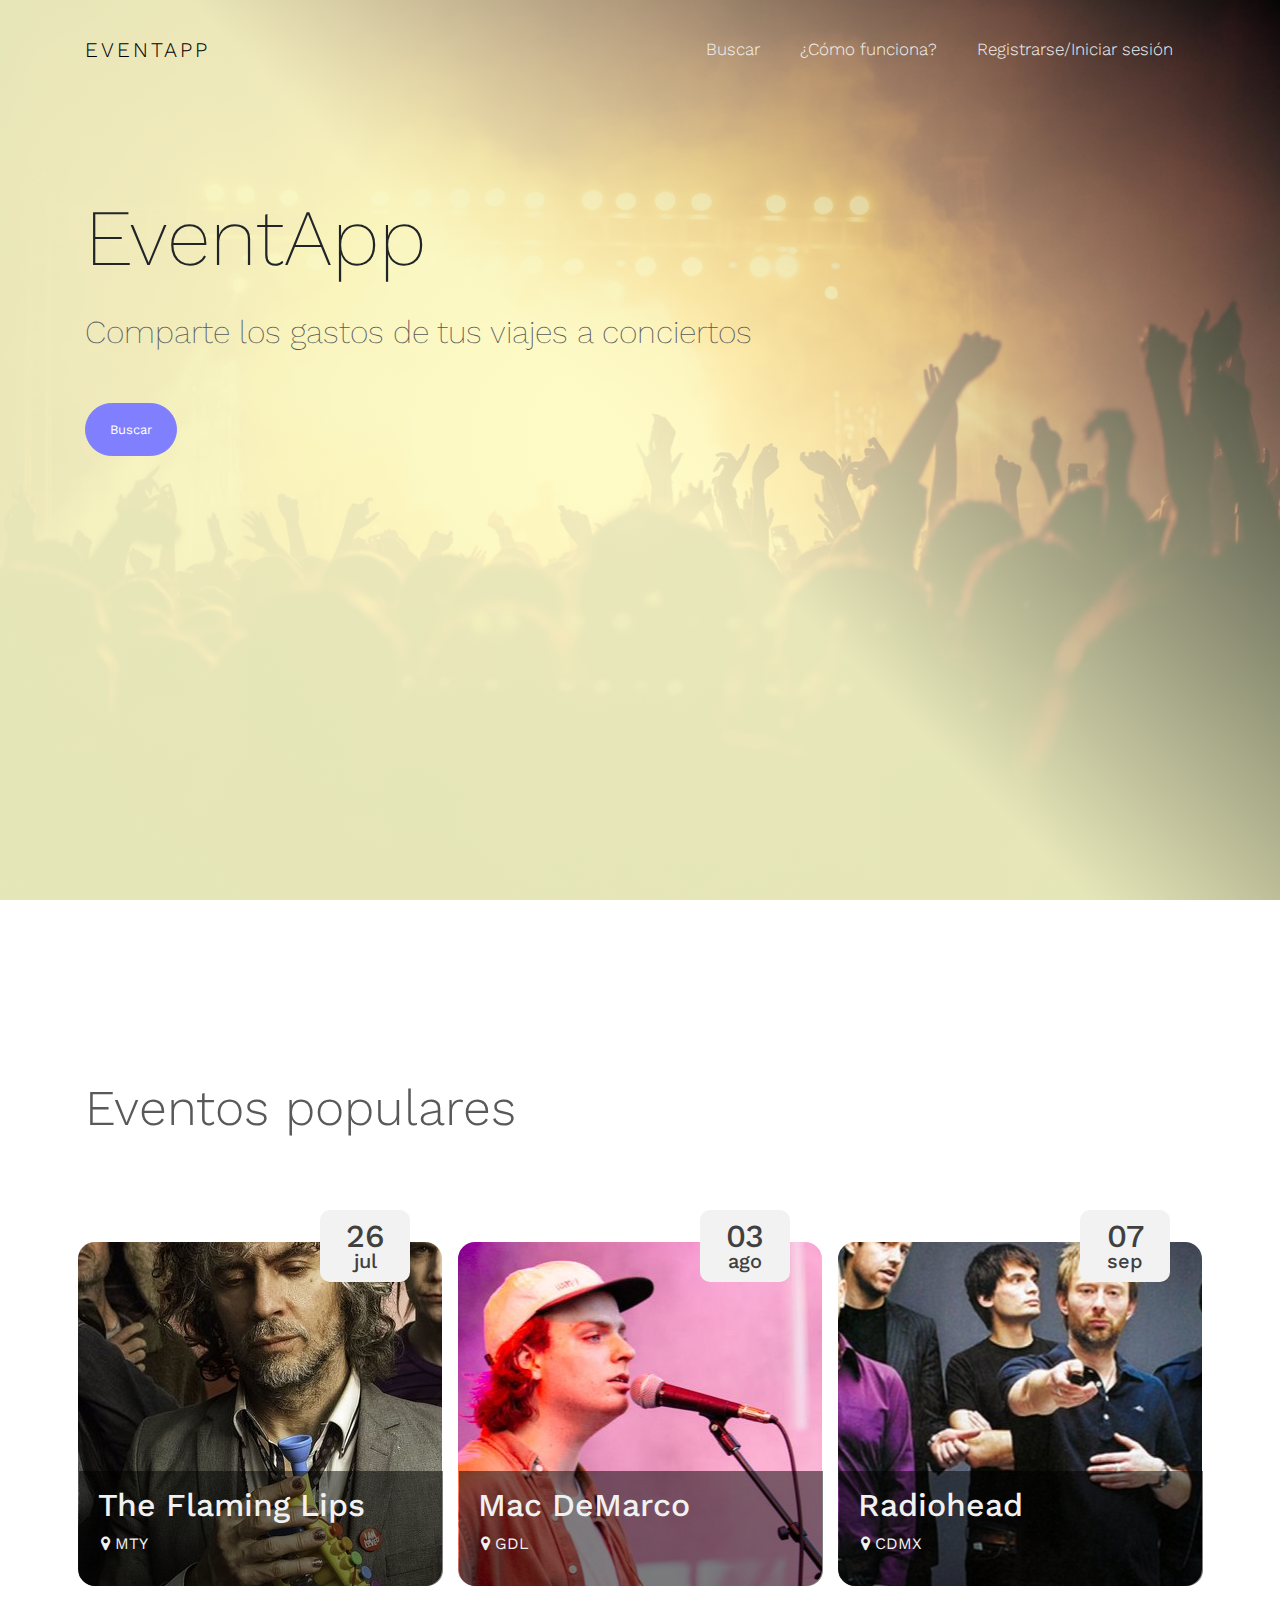
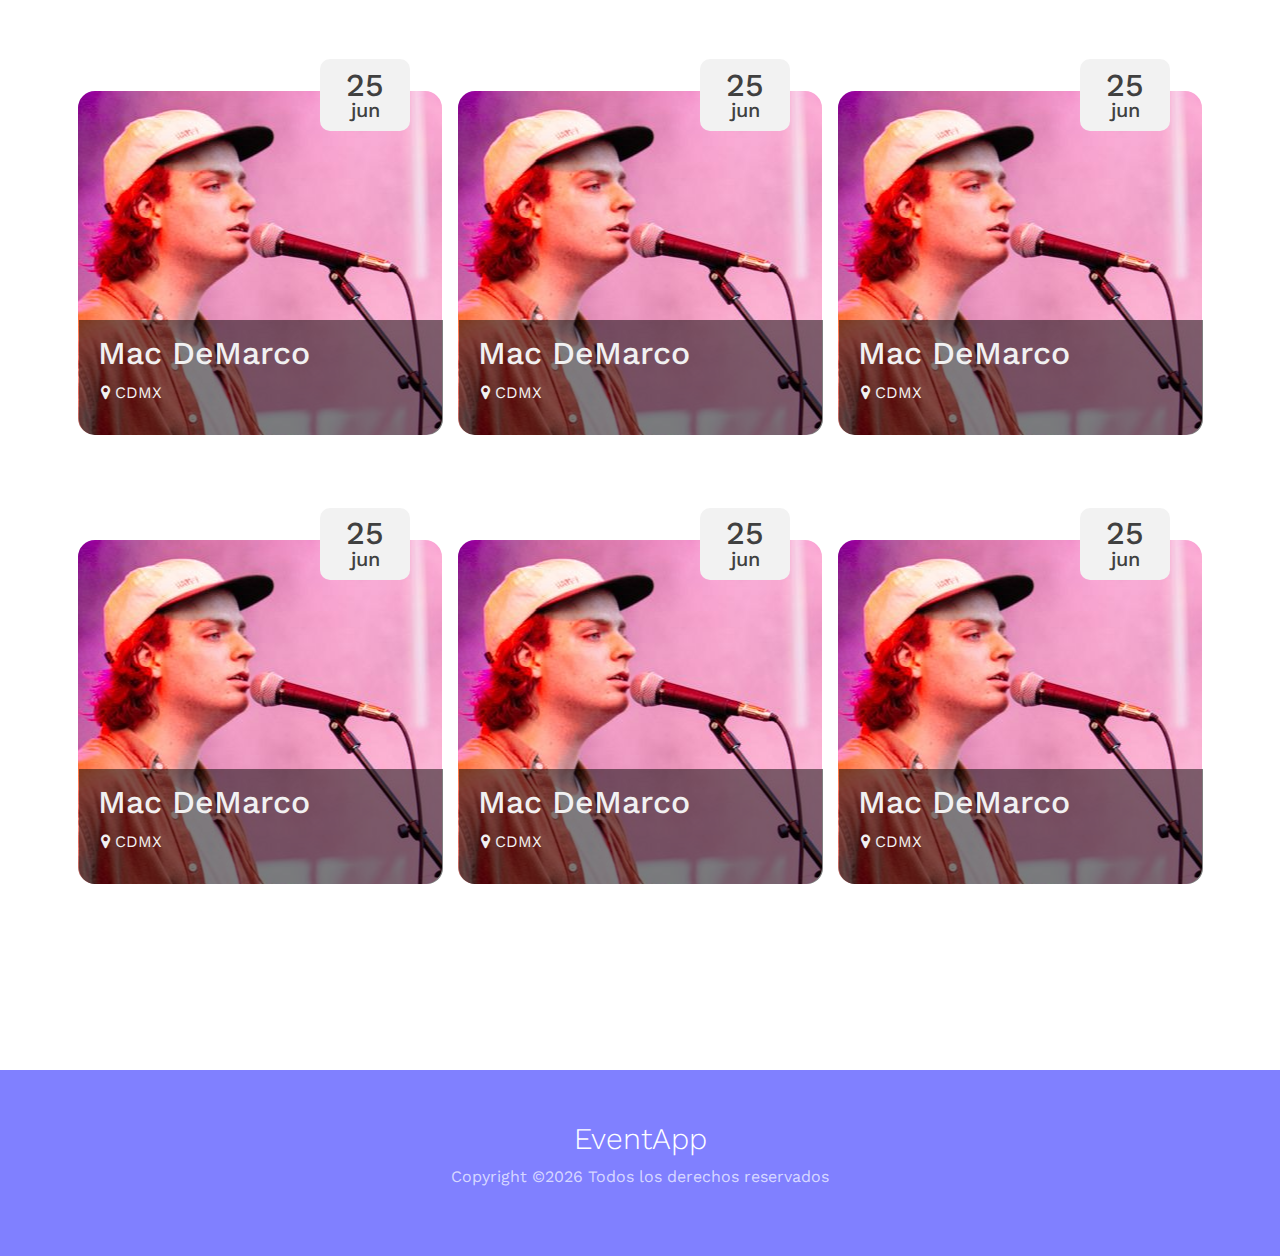
<file: web/index.html>
<!DOCTYPE html>
<html>
<head>
	<title>EventApp</title>
	<meta charset="utf-8">
	<meta name="viewport" content="width=device-width, initial-scale=1, shrink-to-fit=no">
	<link rel="stylesheet" href="https://maxcdn.bootstrapcdn.com/bootstrap/4.0.0/css/bootstrap.min.css"
              integrity="sha384-Gn5384xqQ1aoWXA+058RXPxPg6fy4IWvTNh0E263XmFcJlSAwiGgFAW/dAiS6JXm" crossorigin="anonymous">
	<link rel="stylesheet" href="css/index_style.css">
	<link rel="stylesheet" href="https://cdnjs.cloudflare.com/ajax/libs/font-awesome/4.7.0/css/font-awesome.min.css">

	<link href="https://fonts.googleapis.com/css?family=Work+Sans:100,200,300,400,500,600,700,800,900" rel="stylesheet">


</head>
<body>
	<!--<nav class="navbar navbar-expand-lg navbar-dark bg-dark">-->
	<section class="hero-image">
		<div class="overlay"></div> <!-- Antes todo el div de overlay iba afuera de la section -->
			<div class="hero-text">
			
			</div>
		<nav class="navbar navbar-expand-sm bg-custom">
			<div class="container">
			<a class="navbar-brand" href="index.html"><span></span>EVENTAPP</a>
				<button class="navbar-toggler navbar-toggler-right" type="button" data-toggle="collapse" data-target="#navbar1">
	   			 	<span class="navbar-toggler-icon"></span>
	  			</button>
				<div class="collapse navbar-collapse" id="navbar1">
				    <ul class="navbar-nav ml-auto">
				      <li class="nav-item">
				        <a class="nav-link" href="lista_conciertos.html">Buscar<span class="sr-only">(current)</span></a>
				      </li>
				      <li class="nav-item">
				        <a class="nav-link" href="comoFunciona.html">¿Cómo funciona?</a>
				      </li>
				      <li class="nav-item">
				        <a class="nav-link" href="#">Registrarse/Iniciar sesión</a>
				      </li>
				    </ul>
				</div>
			</div>
		</nav>

		<div class="container">
        <div class="row no-gutters justify-content-start">
          <div class="col-md-8 ftco-animate">
            <h1 class="eventapp-hero-image" data-period="4000"> EventApp
              <span class="wrap"></span>
            </h1>
            <h2 class="comparte-hero-image">Comparte los gastos de tus viajes a conciertos</h2>
            <p><a href="lista_conciertos.html" class="btn btn-primary p-3 px-4">Buscar</a></p>
          </div>
        </div>
      </div>
    </section>

    <section class="galeria">
    	<div class="container">
    		<div class="pt-16">
    			<h1>Eventos populares</h1>
    		</div>
    		<div class="row pt-5">
    			<div class="col-md-4 thumbs thumb1">
    				<div class="cuadro-fecha"><h2>26</h2><p>jul</p></div>
    				<div class="content">
    					<h2>The Flaming Lips</h2>
    					<p><i class="fa fa-map-marker"></i> MTY</p>
    				</div>
    			</div>
    			<div class="col-md-4 thumbs thumb2">
    				<div class="cuadro-fecha"><h2>03</h2><p>ago</p></div>
    				<div class="content">
    					<h2>Mac DeMarco</h2>
    					<p><i class="fa fa-map-marker"></i> GDL</p>
    				</div>
    			</div>
    			<div class="col-md-4 thumbs thumb3">
    				<div class="cuadro-fecha"><h2>07</h2><p>sep</p></div>
    				<div class="content">
    					<h2>Radiohead</h2>
    					<p><i class="fa fa-map-marker"></i> CDMX</p>
    				</div>
    			</div>
    		</div>
    		<div class="row pt-5">
    			<div class="col-md-4 thumbs thumb4">
    				<div class="cuadro-fecha"><h2>25</h2><p>jun</p></div>
    				<div class="content">
    					<h2>Mac DeMarco</h2>
    					<p><i class="fa fa-map-marker"></i> CDMX</p>
    				</div>
    			</div>
    			<div class="col-md-4 thumbs thumb5">
    				<div class="cuadro-fecha"><h2>25</h2><p>jun</p></div>
    				<div class="content">
    					<h2>Mac DeMarco</h2>
    					<p><i class="fa fa-map-marker"></i> CDMX</p>
    				</div>
    			</div>
    			<div class="col-md-4 thumbs thumb6">
    				<div class="cuadro-fecha"><h2>25</h2><p>jun</p></div>
    				<div class="content">
    					<h2>Mac DeMarco</h2>
    					<p><i class="fa fa-map-marker"></i> CDMX</p>
    				</div>
    			</div>
    		</div>
    		<div class="row pt-5">
    			<div class="col-md-4 thumbs thumb7">
    				<div class="cuadro-fecha"><h2>25</h2><p>jun</p></div>
    				<div class="content">
    					<h2>Mac DeMarco</h2>
    					<p><i class="fa fa-map-marker"></i> CDMX</p>
    				</div>
    			</div>
    			<div class="col-md-4 thumbs thumb8">
    				<div class="cuadro-fecha"><h2>25</h2><p>jun</p></div>
    				<div class="content">
    					<h2>Mac DeMarco</h2>
    					<p><i class="fa fa-map-marker"></i> CDMX</p>
    				</div>
    			</div>
    			<div class="col-md-4 thumbs thumb9">
    				<div class="cuadro-fecha"><h2>25</h2><p>jun</p></div>
    				<div class="content">
    					<h2>Mac DeMarco</h2>
    					<p><i class="fa fa-map-marker"></i> CDMX</p>
    				</div>
    			</div>
    		</div>
    	</div>
    </section>
    <i class="fa fa-map-marker-alt"></i>
    <footer class="mt-12 pt-4 pb-5">
    	<div class="col-md-12 text-center">
    		<h2>EventApp</h2>
            <p>
  			Copyright &copy;<script>document.write(new Date().getFullYear());</script> Todos los derechos reservados
  			</p>
          </div>
    </footer>
</body>
</html>
</file>
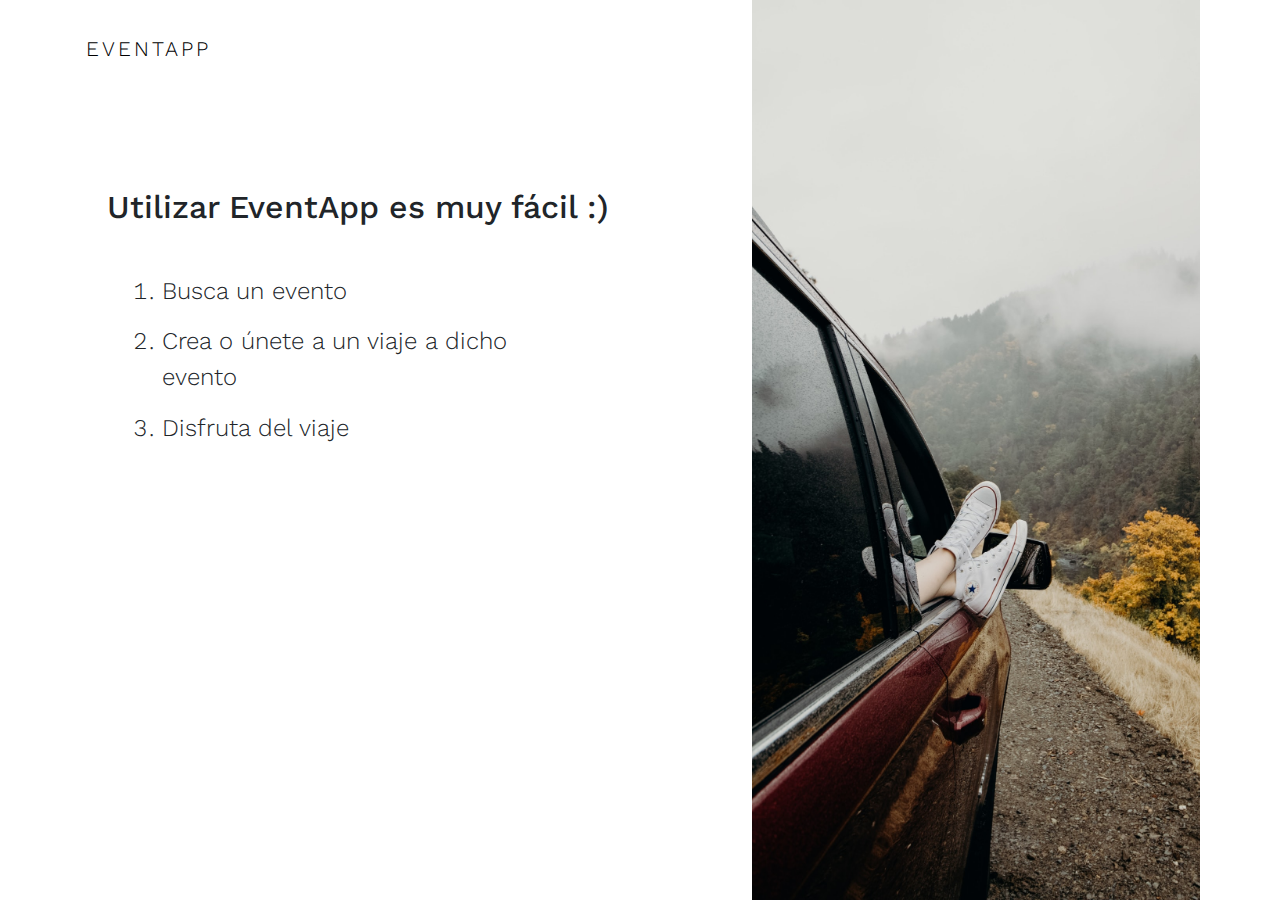
<file: web/comoFunciona.html>
<!DOCTYPE html>
<html>
<head>
	<title>¿Cómo funciona EventApp?</title>
	<meta charset="utf-8">
	<meta name="viewport" content="width=device-width, initial-scale=1, shrink-to-fit=no">
	<link rel="stylesheet" href="https://maxcdn.bootstrapcdn.com/bootstrap/4.0.0/css/bootstrap.min.css"
              integrity="sha384-Gn5384xqQ1aoWXA+058RXPxPg6fy4IWvTNh0E263XmFcJlSAwiGgFAW/dAiS6JXm" crossorigin="anonymous">
	<link rel="stylesheet" href="css/comoFunciona_style.css">
	<link rel="stylesheet" href="https://cdnjs.cloudflare.com/ajax/libs/font-awesome/4.7.0/css/font-awesome.min.css">

	<link href="https://fonts.googleapis.com/css?family=Work+Sans:100,200,300,400,500,600,700,800,900" rel="stylesheet">
</head>
<body>
		<section style="float:right;" class="imagen">

		<nav class="navbar navbar-expand-sm bg-custom">
			<div class="container">
			<a class="navbar-brand" href="index.html"><span></span>EVENTAPP</a>
				<button class="navbar-toggler navbar-toggler-right" type="button" data-toggle="collapse" data-target="#navbar1">
	   			 	<span class="navbar-toggler-icon"></span>
	  			</button>
			</div>
		</nav>
    </section>
    <section>
    	<div class="container">
    		<div class="row ml-5">
    			<div class="col-lg-8 mt-20"></div>
    			<h2>Utilizar EventApp es muy fácil :)</h2>
    			<div class="col-lg-8 lista mt-5">
    				<ol>
    				<li>Busca un evento</li>
    				<li class="mt-6">Crea o únete a un viaje a dicho evento</li>
    				<li class="mt-6">Disfruta del viaje</li>
    				</ol>
    			</div>
    		</div>
    	</div>
    </section>
</body>
</html>
</file>
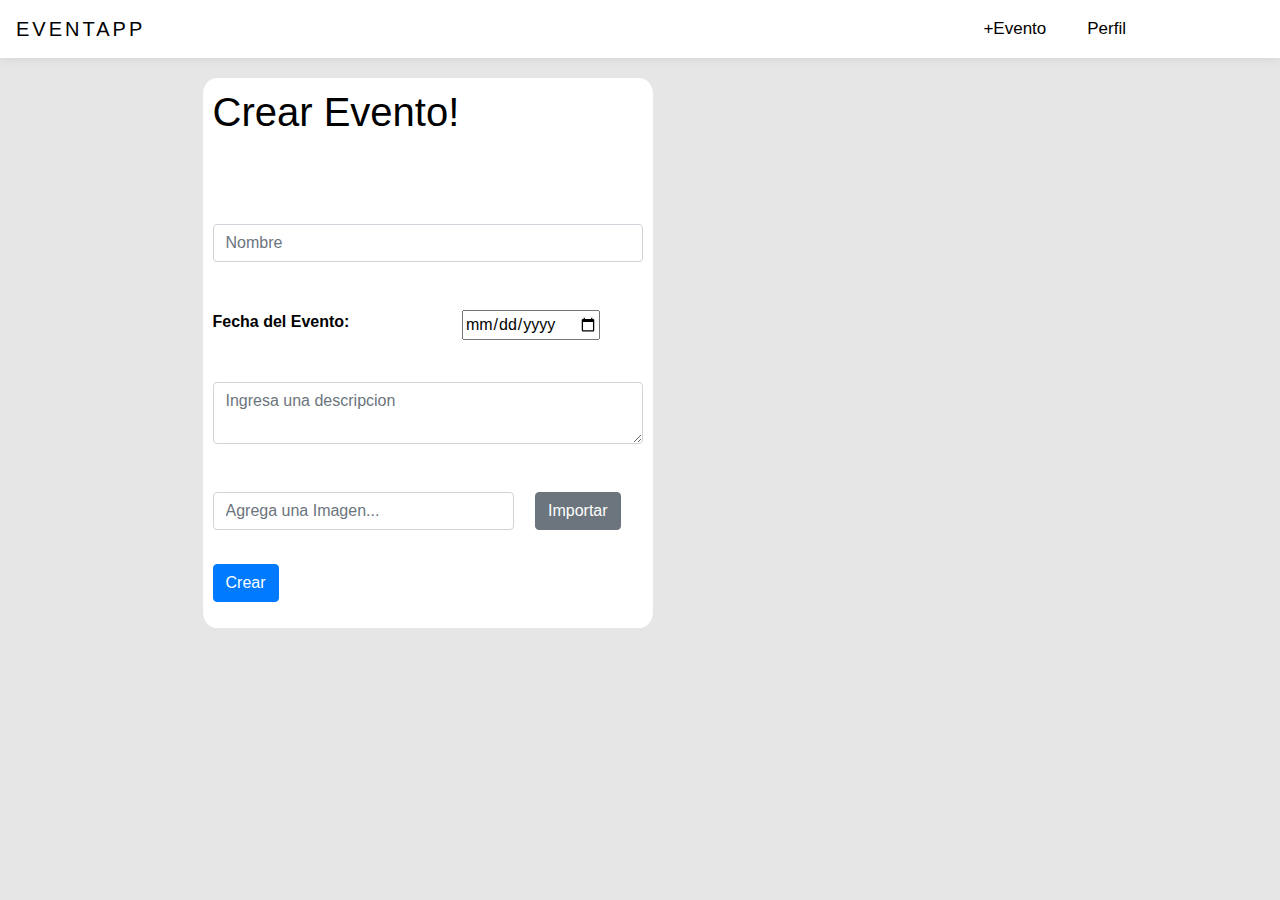
<file: web/crearEvento.html>
<!DOCTYPE html>
<html>
<head id="arriba">
	<title>Crear Evento</title>
	<meta charset="utf-8">
	<meta name="viewport" content="width=device-width, initial-scale=1, shrink-to-fit=no">
	<link rel="stylesheet" href="css/styleCrearEvento.css">
   
        <link rel="stylesheet" href="https://maxcdn.bootstrapcdn.com/bootstrap/4.0.0/css/bootstrap.min.css"
    integrity="sha384-Gn5384xqQ1aoWXA+058RXPxPg6fy4IWvTNh0E263XmFcJlSAwiGgFAW/dAiS6JXm" crossorigin="anonymous">
   
   <link href="https://fonts.googleapis.com/css?family=Work+Sans:100,200,300,400,500,600,700,800,900" rel="stylesheet">

	<!--<nav class="navbar navbar-expand-lg navbar-dark bg-dark">-->
		<nav class="navbar navbar-expand-lg bg-custom">
		<a class="navbar-brand" href="index.html"><span></span>EVENTAPP</a>
			<div class="collapse navbar-collapse xcx">
			    <ul class="navbar-nav ml-auto">
			      <!--<li class="nav-item">
			        <a class="nav-link" href="#">Buscar<span class="sr-only">(current)</span></a>
			      </li>-->
			      <li class="nav-item">
			        <a class="nav-link" href="#">+Evento</a>
			      </li>
			      <li class="nav-item">
			        <a class="nav-link" href="#">Perfil</a>
			      </li>
			    </ul>
			</div>
	</nav>

</head>
<body id=fondo>
	<div class="contenedor">
		<div class="cont-izq">
			<form>
				<label><h1>Crear Evento!</h1></label>
				<br>
				<br>
				<br>
				<br>
				<input type="text" name="nombreEvento" placeholder="Nombre" class="form-control">
				<br>
				<br>
				<div style="width: 50%; float: left;">
					<label><b>Fecha del Evento:</b></label>
				</div>
				<div style="width: 42%; float: right;">
					<input type="date" name="fechaConcierto">
				</div>
				<br>
				<br>
				<br>
				<textarea name="descripcion" placeholder="Ingresa una descripcion" class="form-control"></textarea>
				<br>
				<br>
				<div style="width: 70%; float: left;">
				<input type="text" name="imagenConcierto" placeholder="Agrega una Imagen..." class="form-control" >
				</div>
				<div style="width: 25%; float: right;">
					<input type="button" name="cargar" value="Importar" class="btn btn-secondary">
				</div>
				<br>
				<br>
				<br>
				<input type="submit" name="enviarEvento" value="Crear" class="btn btn-primary">
			</form>
			
		</div>
		<div class="cont-der">
			<form>
				<!--AQUI VA LA LINEA PARA AGREGAR EL ICONO CUANDO SE CREE EL EVENTO-->

				
			</form>
			
		</div>
		
	</div>
	
</body>
</html>
</file>
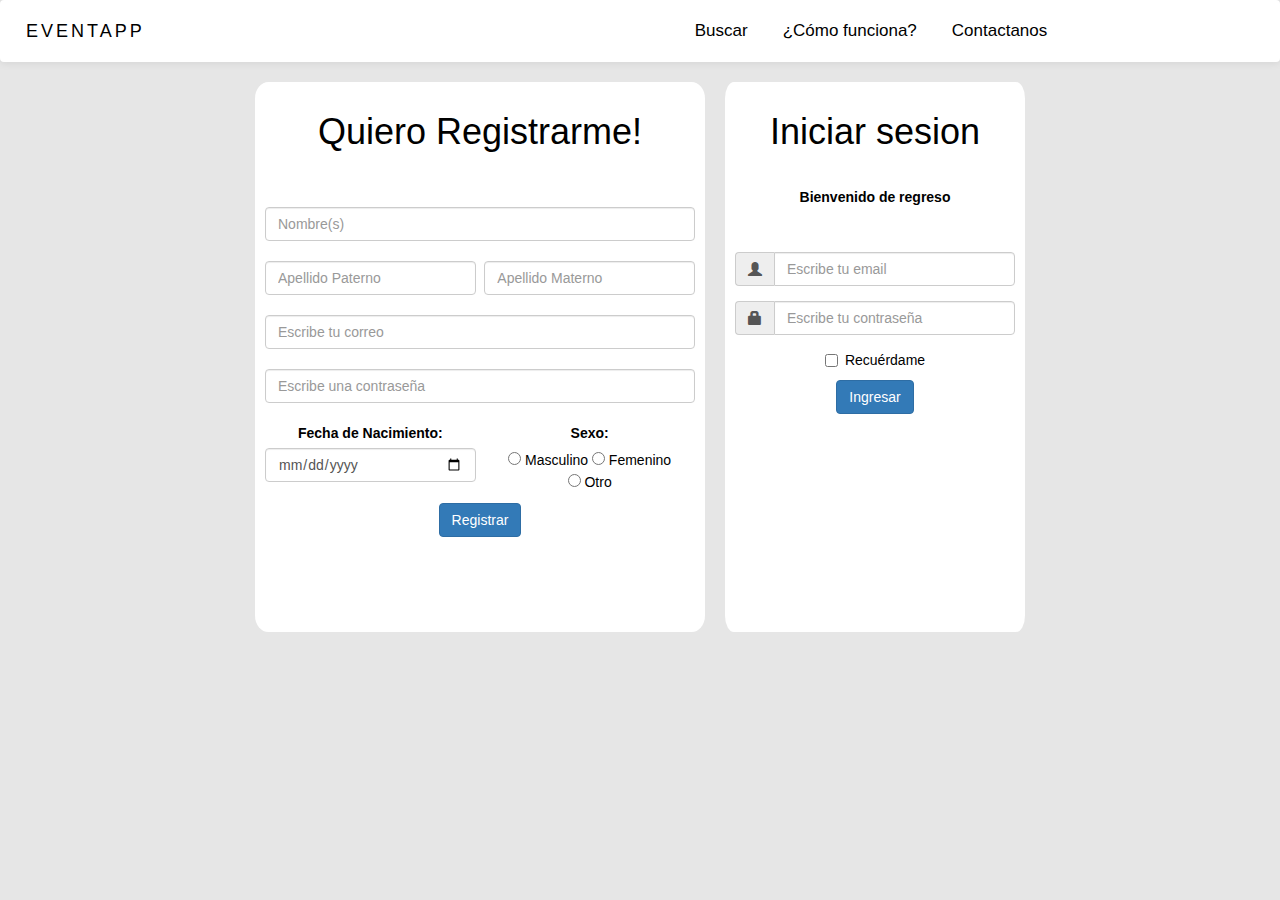
<file: web/iniciar.html>
<!DOCTYPE html>
<!--
To change this license header, choose License Headers in Project Properties.
To change this template file, choose Tools | Templates
and open the template in the editor.
-->
<!DOCTYPE html>
<html>
    <head id="arriba">
        <title>EventApp</title>
        <meta charset="utf-8">
        <meta name="viewport" content="width=device-width, initial-scale=1, shrink-to-fit=no">
        <link rel="stylesheet" href="css/styleInicio.css">
        <link rel="stylesheet" href="https://maxcdn.bootstrapcdn.com/bootstrap/4.0.0/css/bootstrap.min.css"
    integrity="sha384-Gn5384xqQ1aoWXA+058RXPxPg6fy4IWvTNh0E263XmFcJlSAwiGgFAW/dAiS6JXm" crossorigin="anonymous">
        <link rel="stylesheet" href="https://maxcdn.bootstrapcdn.com/bootstrap/3.4.0/css/bootstrap.min.css">
       <!-- <link rel="stylesheet" href="https://stackpath.bootstrapcdn.com/font-awesome/4.7.0/css/font-awesome.min.css" integrity="sha512-dTfge/zgoMYpP7QbHy4gWMEGsbsdZeCXz7irItjcC3sPUFtf0kuFbDz/ixG7ArTxmDjLXDmezHubeNikyKGVyQ==" crossorigin="anonymous">-->


        <link href="https://fonts.googleapis.com/css?family=Work+Sans:100,200,300,400,500,600,700,800,900" rel="stylesheet">


        <!--<nav class="navbar navbar-expand-lg navbar-dark bg-dark">-->
    <nav class="navbar navbar-expand-lg bg-custom">
        <a class="navbar-brand" href="iniciar.html"><span></span>EVENTAPP</a>
        <div class="collapse navbar-collapse xcx">
            <ul class="navbar-nav ml-auto">
                <li class="nav-item">
                    <a class="nav-link" href="#">Buscar<span class="sr-only">(current)</span></a>
                </li>
                <li class="nav-item">
                    <a class="nav-link" href="#">¿Cómo funciona?</a>
                </li>
                <li class="nav-item">
                    <a class="nav-link" href="#">Contactanos</a>
                </li>
            </ul>
        </div>
    </nav>

</head>
<body id="fondo">


    <div class="contenedor">
        <div class="cont-izq">
            <form>
                <label><h1>Quiero Registrarme!</h1></label>
                <br>
                <br>
                <br>
                <input type="text" name="nombres" class="form-control" placeholder="Nombre(s)">
                <br>
                <div style="width: 49%; float: left;">
                    <input type="text" name="apellidoPat" class="form-control" placeholder="Apellido Paterno">
                </div>
                <div style="width: 49%; float: right;">
                    <input type="text" name="apellidoMat" class="form-control" placeholder="Apellido Materno">
                    <br>
                </div>
                <input type="text" name="correo" class="form-control" placeholder="Escribe tu correo">
                <br>
                <input type="password" name="escriContra" class="form-control" placeholder="Escribe una contraseña">
                <div style="width: 49%; float: left;">
                    <br>
                    <label><b>Fecha de Nacimiento:</b></label>
                    <input type="date" name="fechaNac" class="form-control" value="Selecciona Fecha de Nacimiento">
                </div>
                <br>
                <div style="width: 49%; float: right;">
                    <label><b>Sexo:</b></label>
                    <br>
                    <input type="radio" name="sexoM"> Masculino <input type="radio" name="sexoF"> Femenino
                    <br>
                    <input type="radio" name="sexoO"> Otro
                </div>
                <br>
                <br>
                <br>
                <br>
                <input type="submit" name="nombres" value="Registrar" class="btn btn-primary" id="boton">
            </form>
        </div>
        <div class="cont-der">
            <form action="#">
                <label><h1>Iniciar sesion</h1></label>
                <br>
                <br>
                <label>Bienvenido de regreso</label>
                <br>
                <br>
                <br>
                <div class="form-group">
                    <div class="input-group">
                        <span class="input-group-addon"><i class="glyphicon glyphicon-user"></i></span>
                        <input type="email" class="form-control" id="email" name="correo" placeholder="Escribe tu email">
                    </div>
                </div>
                <div class="form-group">
                    <div class="input-group">
                        <span class="input-group-addon"><i class="glyphicon glyphicon-lock"></i></span>
                        <input type="password" class="form-control" id="pwd" name="password" placeholder="Escribe tu contraseña">
                    </div>
                </div>
                <div class="checkbox">
                    <label><input type="checkbox"> Recuérdame</label>
                </div>
                <button type="submit" class="btn btn-primary">Ingresar</button>
            </form>
        </div>
    </div>
</body>
</html>
</file>
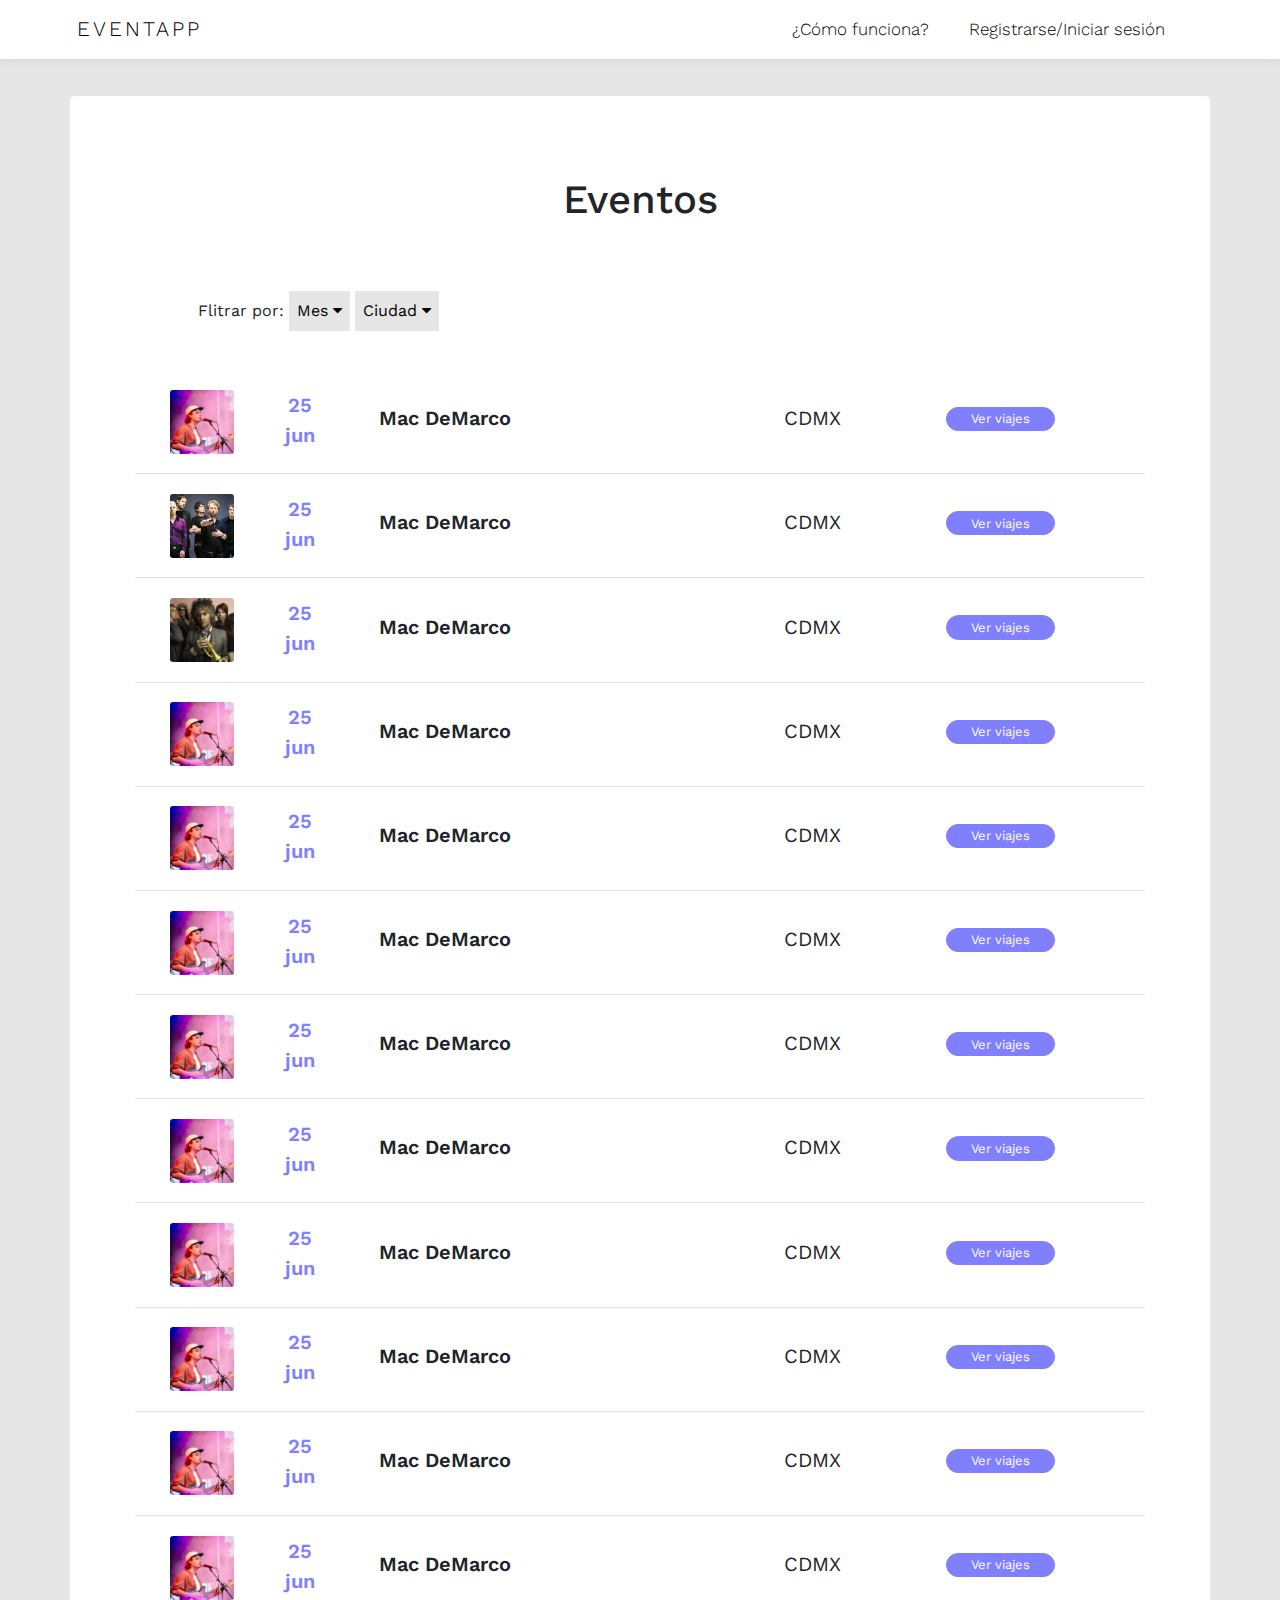
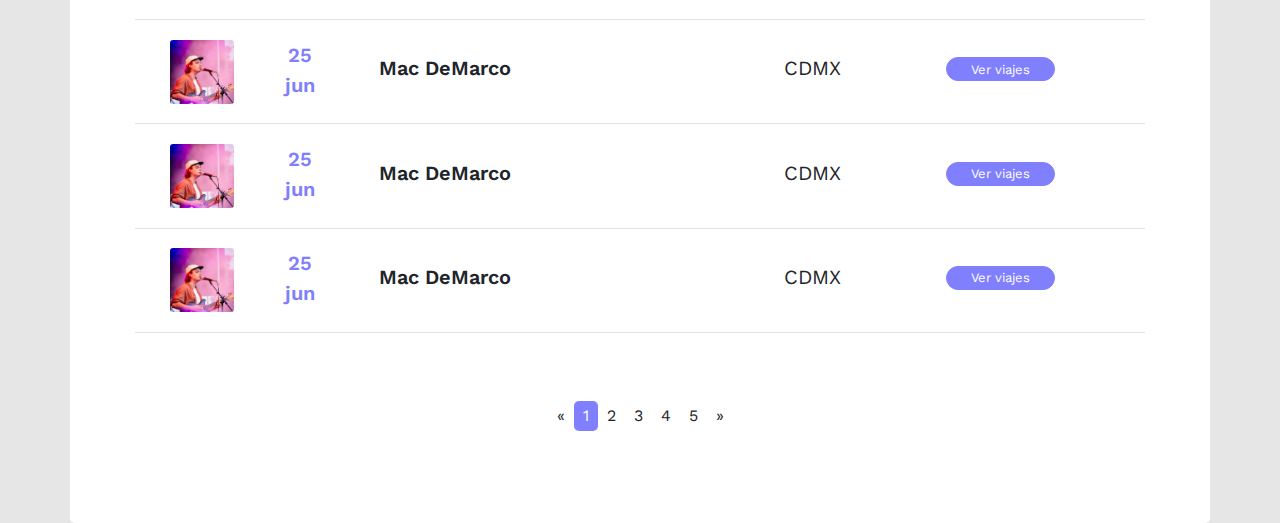
<file: web/lista_conciertos.html>
<!DOCTYPE html>
<html>
<head>
	<title>EventApp</title>
	<meta charset="utf-8">
	<meta name="viewport" content="width=device-width, initial-scale=1, shrink-to-fit=no">
	<link rel="stylesheet" href="https://maxcdn.bootstrapcdn.com/bootstrap/4.0.0/css/bootstrap.min.css"
              integrity="sha384-Gn5384xqQ1aoWXA+058RXPxPg6fy4IWvTNh0E263XmFcJlSAwiGgFAW/dAiS6JXm" crossorigin="anonymous">
	<link rel="stylesheet" href="css/lista_conciertos_style.css">
	<link rel="stylesheet" href="https://cdnjs.cloudflare.com/ajax/libs/font-awesome/4.7.0/css/font-awesome.min.css">

	<link href="https://fonts.googleapis.com/css?family=Work+Sans:100,200,300,400,500,600,700,800,900" rel="stylesheet">

</head>
<body>
	<nav class="navbar navbar-expand-sm bg-custom navbar-fixed-top fixed-top">
		<div class="container">
		<a class="navbar-brand" href="index.html"><span></span>EVENTAPP</a>
			<button class="navbar-toggler navbar-toggler-right" type="button" data-toggle="collapse" data-target="#navbar1">
	   		 	<span class="navbar-toggler-icon"></span>
	  		</button>

			<div class="collapse navbar-collapse" id="navbar1">
			    <ul class="navbar-nav ml-auto">
				     <li class="nav-item">
			        <a class="nav-link" href="comoFunciona.html">¿Cómo funciona?</a>
			      </li>
			      <li class="nav-item">
			        <a class="nav-link" href="#">Registrarse/Iniciar sesión</a>
			      </li>
			    </ul>
			</div>
		</div>
	</nav>

	<section>
		<div class="container container-de-lista">
			<div class="row pb-6">
				<div class="col-lg-12 text-center"><h1>Eventos</h1></div>
			</div>
			<span class="ml-3">Flitrar por: </span>
			<div class="dropdown">
				<button class="dropbtn">Mes <i class="fa fa-caret-down"></i></button>
				<div class="dropdown-content dropdown-content-mes">
					<a href="#">Enero</a>
					<a href="#">Febrero</a>
					<a href="#">Marzo</a>
					<a href="#">Abril</a>
					<a href="#">Mayo</a>
					<a href="#">Junio</a>
					<a href="#">Julio</a>
					<a href="#">Agosto</a>
					<a href="#">Septiembre</a>
					<a href="#">Octubre</a>
					<a href="#">Noviembre</a>
					<a href="#">Diciembre</a>
				</div>
			</div>
			<div class="dropdown">
				<button class="dropbtn">Ciudad <i class="fa fa-caret-down"></i></button>
				<div class="dropdown-content dropdown-content-ciudad">
					<a href="#">CDMX</a>
					<a href="#">GDL</a>
					<a href="#">MTY</a>
				</div>
			</div>
			<div class="row pg-2 border-bottom mt-1">
				<div class="col-lg-1">
					<img class="imagen" src="images/mac.jpg">
				</div>
				<div class="col-lg-1 fecha-lista">25 jun</div>
				<div class="col-lg-5 pt-1 nombre-lista"><a href="#">Mac DeMarco</a></div>
				<div class="col-lg-2 pt-1 ciudad-lista">CDMX</div>
				<div class="col-lg-2 pt-1"><p class="pt-2"><a href="#" class="btn btn-primary p-3 px-4">Ver viajes</a></p></div>
			</div>
			<div class="row pg-2 border-bottom">
				<div class="col-lg-1">
					<img class="imagen" src="images/radiohead.jpg">
				</div>
				<div class="col-lg-1 fecha-lista">25 jun</div>
				<div class="col-lg-5 pt-1 nombre-lista"><a href="#">Mac DeMarco</a></div>
				<div class="col-lg-2 pt-1 ciudad-lista">CDMX</div>
				<div class="col-lg-2 pt-1"><p class="pt-2"><a href="#" class="btn btn-primary p-3 px-4">Ver viajes</a></p></div>
			</div>
			<div class="row pg-2 border-bottom">
				<div class="col-lg-1">
					<img class="imagen" src="images/tfl.jpg">
				</div>
				<div class="col-lg-1 fecha-lista">25 jun</div>
				<div class="col-lg-5 pt-1 nombre-lista"><a href="#">Mac DeMarco</a></div>
				<div class="col-lg-2 pt-1 ciudad-lista">CDMX</div>
				<div class="col-lg-2 pt-1"><p class="pt-2"><a href="#" class="btn btn-primary p-3 px-4">Ver viajes</a></p></div>
			</div>
			<div class="row pg-2 border-bottom">
				<div class="col-lg-1">
					<img class="imagen" src="images/mac.jpg">
				</div>
				<div class="col-lg-1 fecha-lista">25 jun</div>
				<div class="col-lg-5 pt-1 nombre-lista"><a href="#">Mac DeMarco</a></div>
				<div class="col-lg-2 pt-1 ciudad-lista">CDMX</div>
				<div class="col-lg-2 pt-1"><p class="pt-2"><a href="#" class="btn btn-primary p-3 px-4">Ver viajes</a></p></div>
			</div>
			<div class="row pg-2 border-bottom">
				<div class="col-lg-1">
					<img class="imagen" src="images/mac.jpg">
				</div>
				<div class="col-lg-1 fecha-lista">25 jun</div>
				<div class="col-lg-5 pt-1 nombre-lista"><a href="#">Mac DeMarco</a></div>
				<div class="col-lg-2 pt-1 ciudad-lista">CDMX</div>
				<div class="col-lg-2 pt-1"><p class="pt-2"><a href="#" class="btn btn-primary p-3 px-4">Ver viajes</a></p></div>
			</div>
			<div class="row pg-2 border-bottom">
				<div class="col-lg-1">
					<img class="imagen" src="images/mac.jpg">
				</div>
				<div class="col-lg-1 fecha-lista">25 jun</div>
				<div class="col-lg-5 pt-1 nombre-lista"><a href="#">Mac DeMarco</a></div>
				<div class="col-lg-2 pt-1 ciudad-lista">CDMX</div>
				<div class="col-lg-2 pt-1"><p class="pt-2"><a href="#" class="btn btn-primary p-3 px-4">Ver viajes</a></p></div>
			</div>
			<div class="row pg-2 border-bottom">
				<div class="col-lg-1">
					<img class="imagen" src="images/mac.jpg">
				</div>
				<div class="col-lg-1 fecha-lista">25 jun</div>
				<div class="col-lg-5 pt-1 nombre-lista"><a href="#">Mac DeMarco</a></div>
				<div class="col-lg-2 pt-1 ciudad-lista">CDMX</div>
				<div class="col-lg-2 pt-1"><p class="pt-2"><a href="#" class="btn btn-primary p-3 px-4">Ver viajes</a></p></div>
			</div>
			<div class="row pg-2 border-bottom">
				<div class="col-lg-1">
					<img class="imagen" src="images/mac.jpg">
				</div>
				<div class="col-lg-1 fecha-lista">25 jun</div>
				<div class="col-lg-5 pt-1 nombre-lista"><a href="#">Mac DeMarco</a></div>
				<div class="col-lg-2 pt-1 ciudad-lista">CDMX</div>
				<div class="col-lg-2 pt-1"><p class="pt-2"><a href="#" class="btn btn-primary p-3 px-4">Ver viajes</a></p></div>
			</div>
			<div class="row pg-2 border-bottom">
				<div class="col-lg-1">
					<img class="imagen" src="images/mac.jpg">
				</div>
				<div class="col-lg-1 fecha-lista">25 jun</div>
				<div class="col-lg-5 pt-1 nombre-lista"><a href="#">Mac DeMarco</a></div>
				<div class="col-lg-2 pt-1 ciudad-lista">CDMX</div>
				<div class="col-lg-2 pt-1"><p class="pt-2"><a href="#" class="btn btn-primary p-3 px-4">Ver viajes</a></p></div>
			</div>
			<div class="row pg-2 border-bottom">
				<div class="col-lg-1">
					<img class="imagen" src="images/mac.jpg">
				</div>
				<div class="col-lg-1 fecha-lista">25 jun</div>
				<div class="col-lg-5 pt-1 nombre-lista"><a href="#">Mac DeMarco</a></div>
				<div class="col-lg-2 pt-1 ciudad-lista">CDMX</div>
				<div class="col-lg-2 pt-1"><p class="pt-2"><a href="#" class="btn btn-primary p-3 px-4">Ver viajes</a></p></div>
			</div>
			<div class="row pg-2 border-bottom">
				<div class="col-lg-1">
					<img class="imagen" src="images/mac.jpg">
				</div>
				<div class="col-lg-1 fecha-lista">25 jun</div>
				<div class="col-lg-5 pt-1 nombre-lista"><a href="#">Mac DeMarco</a></div>
				<div class="col-lg-2 pt-1 ciudad-lista">CDMX</div>
				<div class="col-lg-2 pt-1"><p class="pt-2"><a href="#" class="btn btn-primary p-3 px-4">Ver viajes</a></p></div>
			</div>
			<div class="row pg-2 border-bottom">
				<div class="col-lg-1">
					<img class="imagen" src="images/mac.jpg">
				</div>
				<div class="col-lg-1 fecha-lista">25 jun</div>
				<div class="col-lg-5 pt-1 nombre-lista"><a href="#">Mac DeMarco</a></div>
				<div class="col-lg-2 pt-1 ciudad-lista">CDMX</div>
				<div class="col-lg-2 pt-1"><p class="pt-2"><a href="#" class="btn btn-primary p-3 px-4">Ver viajes</a></p></div>
			</div>
			<div class="row pg-2 border-bottom">
				<div class="col-lg-1">
					<img class="imagen" src="images/mac.jpg">
				</div>
				<div class="col-lg-1 fecha-lista">25 jun</div>
				<div class="col-lg-5 pt-1 nombre-lista"><a href="#">Mac DeMarco</a></div>
				<div class="col-lg-2 pt-1 ciudad-lista">CDMX</div>
				<div class="col-lg-2 pt-1"><p class="pt-2"><a href="#" class="btn btn-primary p-3 px-4">Ver viajes</a></p></div>
			</div>
			<div class="row pg-2 border-bottom">
				<div class="col-lg-1">
					<img class="imagen" src="images/mac.jpg">
				</div>
				<div class="col-lg-1 fecha-lista">25 jun</div>
				<div class="col-lg-5 pt-1 nombre-lista"><a href="#">Mac DeMarco</a></div>
				<div class="col-lg-2 pt-1 ciudad-lista">CDMX</div>
				<div class="col-lg-2 pt-1"><p class="pt-2"><a href="#" class="btn btn-primary p-3 px-4">Ver viajes</a></p></div>
			</div>
			<div class="row pg-2 border-bottom">
				<div class="col-lg-1">
					<img class="imagen" src="images/mac.jpg">
				</div>
				<div class="col-lg-1 fecha-lista">25 jun</div>
				<div class="col-lg-5 pt-1 nombre-lista"><a href="#">Mac DeMarco</a></div>
				<div class="col-lg-2 pt-1 ciudad-lista">CDMX</div>
				<div class="col-lg-2 pt-1"><p class="pt-2"><a href="#" class="btn btn-primary p-3 px-4">Ver viajes</a></p></div>
			</div>
			<div class="text-center">
				<div class="pagination">
					<a href="#">&laquo;</a>
					<a href="#" class="active">1</a>
					<a href="#">2</a>
					<a href="#">3</a>
					<a href="#">4</a>
					<a href="#">5</a>
					<a href="#">&raquo;</a>
				</div>
			</div>	
		</div>
		
	</section>

</body>
</html>
</file>
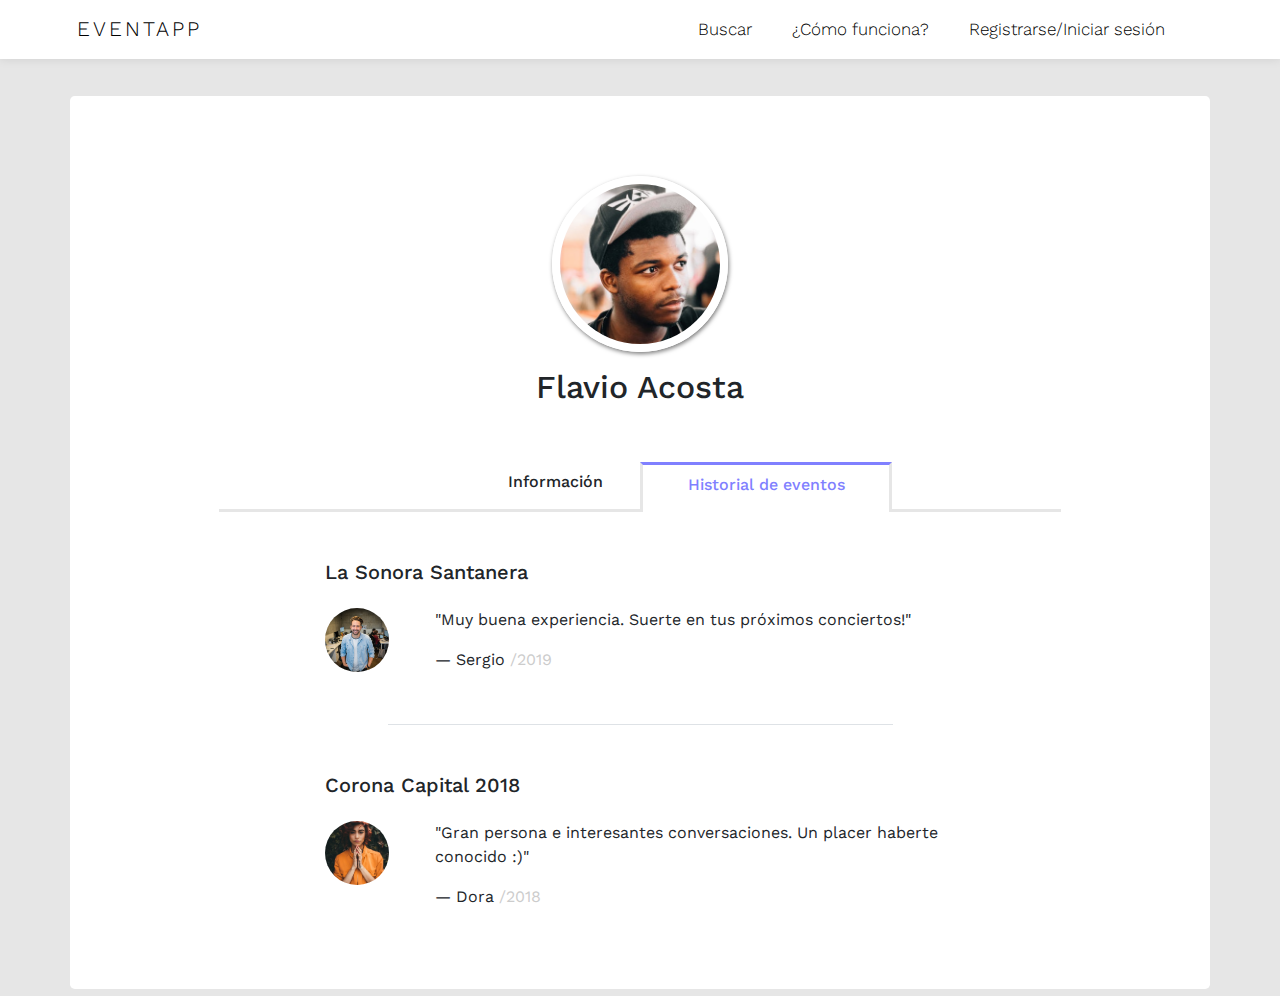
<file: web/perfilHistorial.html>
<!DOCTYPE html>
<html>
<head>
	<title>Perfil</title>
	<meta charset="utf-8">
	<meta name="viewport" content="width=device-width, initial-scale=1, shrink-to-fit=no">
	<link rel="stylesheet" href="https://maxcdn.bootstrapcdn.com/bootstrap/4.0.0/css/bootstrap.min.css"
              integrity="sha384-Gn5384xqQ1aoWXA+058RXPxPg6fy4IWvTNh0E263XmFcJlSAwiGgFAW/dAiS6JXm" crossorigin="anonymous">
	<link rel="stylesheet" href="css/perfil_style.css">
	<link rel="stylesheet" href="https://cdnjs.cloudflare.com/ajax/libs/font-awesome/4.7.0/css/font-awesome.min.css">

	<link href="https://fonts.googleapis.com/css?family=Work+Sans:100,200,300,400,500,600,700,800,900" rel="stylesheet">
</head>

<body>
	<nav class="navbar navbar-expand-sm bg-custom navbar-fixed-top fixed-top">
		<div class="container">
		<a class="navbar-brand" href="index.html"><span></span>EVENTAPP</a>
			<button class="navbar-toggler navbar-toggler-right" type="button" data-toggle="collapse" data-target="#navbar1">
	   		 	<span class="navbar-toggler-icon"></span>
	  		</button>

			<div class="collapse navbar-collapse" id="navbar1">
			    <ul class="navbar-nav ml-auto">
			      <li class="nav-item">
				       <a class="nav-link" href="lista_conciertos.html">Buscar<span class="sr-only">(current)</span></a>
				     </li>
				     <li class="nav-item">
			        <a class="nav-link" href="comoFunciona.html">¿Cómo funciona?</a>
			      </li>
			      <li class="nav-item">
			        <a class="nav-link" href="#">Registrarse/Iniciar sesión</a>
			      </li>
			    </ul>
			</div>
		</div>
	</nav>
</body>

<section>
	<div class="container container-de-perfil">
		<div class="row">
			<div class="col-lg-12">
				<div class="text-center">
					<img class="imagen-perfil borde-de-imagen" src="images/perfil.jpe">
				</div>
			</div>
		</div>
		<div class="row mt-1">
			<div class="col-lg-12 text-center">
				<h2>Flavio Acosta</h2>
			</div>
		</div>
		<div class="row mt-3">
			<div class="col-lg-1"></div>
			<div class="col-lg-3 borde-abajo"></div>
			<a class="pestana col-lg-2 text-center borde-abajo pg-6" href="perfilInformacion.html"><div>
				<h6>Información</h6>
			</div></a>
			<div class="col-lg-3 subtitulos text-center borde-izquierda borde-arriba borde-derecha pg-6">
				<h6>Historial de eventos</h6>
			</div>
			<div class="col-lg-2 borde-abajo"></div>
			<div class="col-lg-1"></div>
		</div>
		<div class="row mt-3 ml-10 mr-10">
			<div class="col-lg-12">
				<h5>La Sonora Santanera</h5>
			</div>
		</div>
		<div class="row mt-1 ml-10 mr-10">
			<div class="col-lg-2">
				<img class="imagen-perfil-historial" src="images/perfil-historial-1.jpe">
			</div>
			<div class="col-lg-10">
				<p>"Muy buena experiencia. Suerte en tus próximos conciertos!"</p>
				<span>— Sergio</span><span class="anyo"> /2019</span>
			</div>
		</div>
		<div class="row">
			<div class="col-lg-3"></div>
			<div class="col-lg-6 border-bottom pb-1"></div>
			<div class="col-lg-3"></div>
		</div>
		<div class="row mt-3 ml-10 mr-10">
			<div class="col-lg-12">
				<h5>Corona Capital 2018</h5>
			</div>
		</div>
		<div class="row mt-1 ml-10 mr-10">
			<div class="col-lg-2">
				<img class="imagen-perfil-historial" src="images/perfil-historial-2.jpe">
			</div>
			<div class="col-lg-10">
				<p>"Gran persona e interesantes conversaciones. Un placer haberte conocido :)"</p>
				<span>— Dora</span><span class="anyo"> /2018</span>
			</div>
		</div>
	</div>
</section>

</html>
</file>
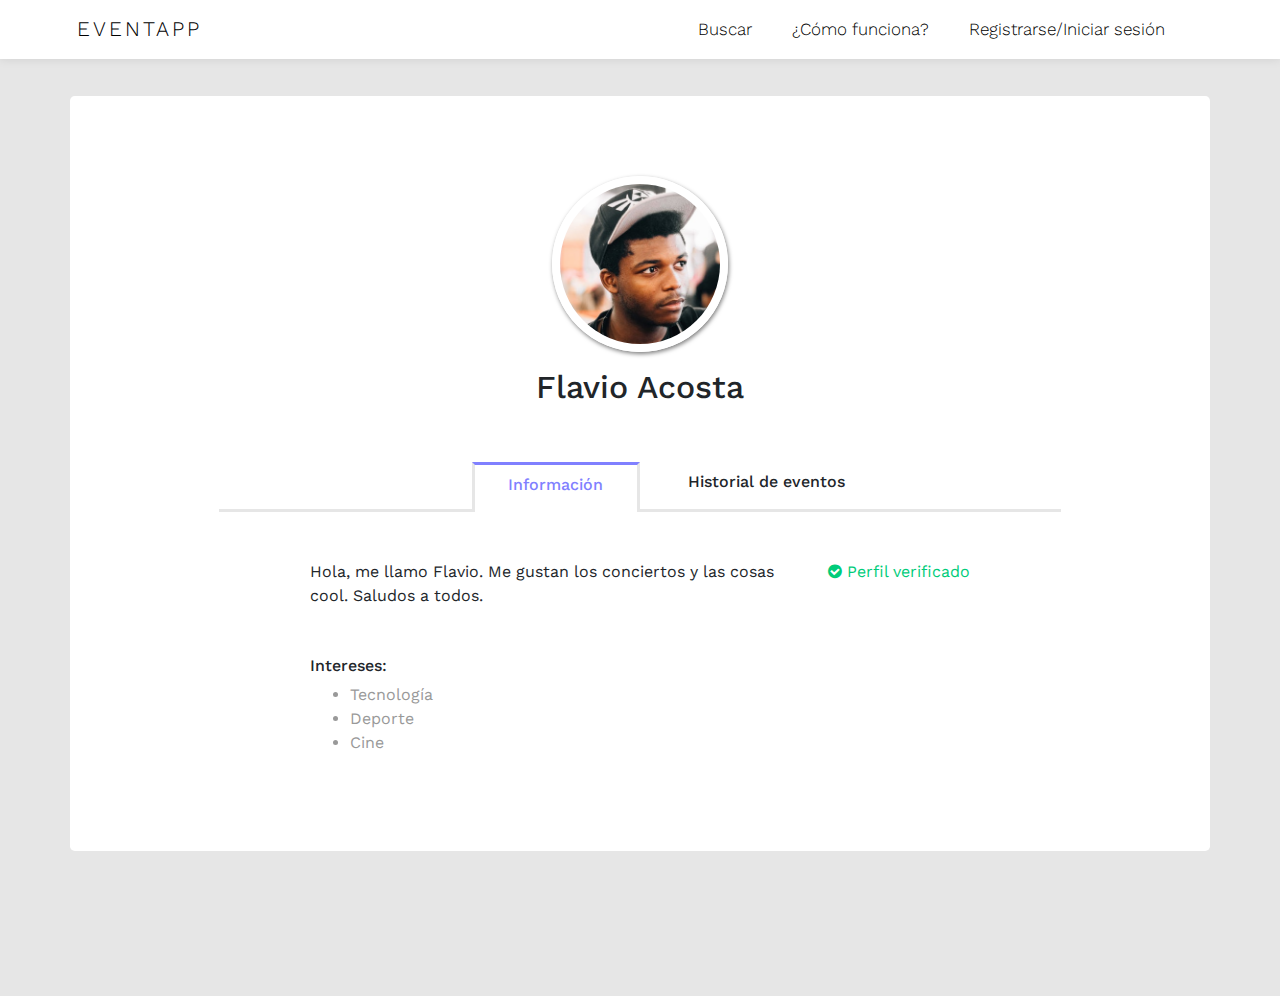
<file: web/perfilInformacion.html>
<!DOCTYPE html>
<html>
<head>
	<title>Perfil</title>
	<meta charset="utf-8">
	<meta name="viewport" content="width=device-width, initial-scale=1, shrink-to-fit=no">
	<link rel="stylesheet" href="https://maxcdn.bootstrapcdn.com/bootstrap/4.0.0/css/bootstrap.min.css"
              integrity="sha384-Gn5384xqQ1aoWXA+058RXPxPg6fy4IWvTNh0E263XmFcJlSAwiGgFAW/dAiS6JXm" crossorigin="anonymous">
	<link rel="stylesheet" href="css/perfil_style.css">
	<link rel="stylesheet" href="https://cdnjs.cloudflare.com/ajax/libs/font-awesome/4.7.0/css/font-awesome.min.css">

	<link href="https://fonts.googleapis.com/css?family=Work+Sans:100,200,300,400,500,600,700,800,900" rel="stylesheet">
</head>

<body>
	<nav class="navbar navbar-expand-sm bg-custom navbar-fixed-top fixed-top">
		<div class="container">
		<a class="navbar-brand" href="index.html"><span></span>EVENTAPP</a>
			<button class="navbar-toggler navbar-toggler-right" type="button" data-toggle="collapse" data-target="#navbar1">
	   		 	<span class="navbar-toggler-icon"></span>
	  		</button>

			<div class="collapse navbar-collapse" id="navbar1">
			    <ul class="navbar-nav ml-auto">
			      <li class="nav-item">
				       <a class="nav-link" href="lista_conciertos.html">Buscar<span class="sr-only">(current)</span></a>
				     </li>
				     <li class="nav-item">
			        <a class="nav-link" href="comoFunciona.html">¿Cómo funciona?</a>
			      </li>
			      <li class="nav-item">
			        <a class="nav-link" href="#">Registrarse/Iniciar sesión</a>
			      </li>
			    </ul>
			</div>
		</div>
	</nav>

	<section>
	<div class="container container-de-perfil">
		<div class="row">
			<div class="col-lg-12">
				<div class="text-center">
					<img class="imagen-perfil borde-de-imagen" src="images/perfil.jpe">
				</div>
			</div>
		</div>
		<div class="row mt-1">
			<div class="col-lg-12 text-center">
				<h2>Flavio Acosta</h2>
			</div>
		</div>
		<div class="row mt-3">
			<div class="col-lg-1"></div>
			<div class="col-lg-3 borde-abajo"></div>
			<div class="col-lg-2 text-center subtitulos borde-arriba borde-derecha borde-izquierda pg-6">
				<h6>Información</h6>
			</div>
			<a class="pestana col-lg-3 text-center borde-abajo pg-6" href="perfilHistorial.html"><div>
				<h6>Historial de eventos</h6>
			</div></a>
			<div class="col-lg-2 borde-abajo"></div>
			<div class="col-lg-1"></div>
		</div>
		<div class="mt-3 ml-10 mr-10">
			<p class="perfil-verificado"><i class="fa fa-check-circle"></i> Perfil verificado</p>
			<p>Hola, me llamo Flavio. Me gustan los conciertos y las cosas cool. Saludos a todos.</p>
		</div>

		<div class="mt-3 ml-10">
			<h6>Intereses:</h6>
			<ul class="intereses">
  				<li>Tecnología</li>
  				<li>Deporte</li>
  				<li>Cine</li>
			</ul>
		</div>
		
	</div>
</section>

</body>
</html>
</file>
<file: web/css/index_style.css>
body{

	font-family: Work Sans, serif;
	/*font-weight: 200;
	font-size: 50px;*/
	height: 100%;
}

html{
	height: 100%;
}

div.gallery {
  border: 1px solid #ccc;
}

div.gallery:hover {
  border: 1px solid #777;
}

div.gallery img {
  width: 100%;
  height: auto;
}

div.desc {
  padding: 15px;
  text-align: center;
}

footer{
	background-color: #8080ff;
	color: rgba(255, 255, 255, 0.7);
}
footer h2{
	font-size: 30px;
	font-weight: 300;
	color: white;
}

nav{
	background-color: transparent;
}

.btn-primary {
  color: #fff;
  background-color: #8080ff;
  border-color: #8080ff;
  font-size: 13px;
  border-radius: 30px;
  margin-top: 5.8%;
  outline: 0; }
  .btn-primary:hover {
    color: #212529;
    background-color: #fff;
    border-color: #8080ff; }

.collapse:not(.show) {
  display: none; }

.comparte-hero-image{
	font-weight: 200;
	font-size: 2rem;
	margin-top: 3.7%;
	color: #595959;
}

.container .content {
  position: absolute;
  bottom: 0;
  background: rgb(0, 0, 0);
  background: rgba(0, 0, 0, 0.5);
  color: #f1f1f1;
  width: 100%;
  padding-top: .9rem;
  padding-bottom:.9rem;
  padding-right: .9rem;
  padding-left: 1.2rem;
  margin-left: -.9rem;
  border-radius: 0 0 1rem 1rem;
}

.container .content p{
	padding-left: .2rem;
}

.cuadro-fecha{
	position: absolute; 
    width: 5.6rem; 
    right: 2rem; 
    top: -2rem; 
    bottom: 19rem;
    background: #f2f2f2;
    color:#404040;
    border-radius: 10px;
    text-align: center;
    font-weight: 500;
    line-height: 80%;
    z-index:1004;
    padding-top: .4rem;
}

.cuadro-fecha h2{
	font-size: 32px;
	margin-bottom: 0px;
}

.cuadro-fecha p{
	font-size: 20px;
}

.eventapp-hero-image{
	font-weight: 200;
	font-size: 80px;
	margin-top: 14.7%
}

.galeria h1{
	color: #595959;
	font-weight: 300;
	font-size: 50px;
}

.hero-wrap {
  width: 100%;
  position: relative; }

.hero-image {
  background-image: url('../images/imagen_inicio_1.jpe');
  height: 100%;
  background-position: center;
  background-repeat: no-repeat;
  background-size: cover;
  position: relative;
  width: 100%;
}

.hero-text {
  text-align: center;
  position: absolute;
  top: 50%;
  left: 50%;
  transform: translate(-50%, -50%);
  color: white;
}

.mt-5{
	margin-top: 5%;
}
.mt-12{
	margin-top: 12%;
}

.navbar{
	/*padding-top: 0.7%;
	padding-bottom: 0.8%;
	padding-left:8.8%;
	box-shadow: 0 0 10px 0 rgba(0, 0, 0, 0.1);
	background-color: white;
	background: transparent !important;*/
	padding-top: 2.3%;
	padding-bottom: 0.8%;
	padding-left:1.3%;
	/*box-shadow: 0 0 10px 0 rgba(0, 0, 0, 0.1);*/
}

.navbar a{
	color: black;
	/*background-color: white;*/
	/*background: transparent !important;*/
}

.navbar-brand{
	font-size: 1.3rem;
	letter-spacing: 3px;
	color: black;
	font-weight: 300;
}

.navbar-nav{
	padding-right: 22px;
}

.navbar-nav  .nav-item{
	font-size: 17px;
    padding-left: 20px;
    padding-right: 0px;
    font-weight: 300;
    color: #f2f2f2;
    opacity: 1 !important;
}

.navbar-nav  .nav-item .nav-link{
	font-size: 17px;
    padding-left: 20px;
    padding-right: 0px;
    font-weight: 300;
    color: #f2f2f2;
    opacity: 1 !important;
}

.overlay {
    position: absolute;
    top: 0;
    left: 0;
    right: 0;
    bottom: 0;
    width: 100%;
    content: '';
    opacity: .9;
    background: #ffffcc;
    background: -moz-linear-gradient(45deg, #ffffcc 50%, rgba(255, 255, 255, 0) 100%);
    background: -webkit-gradient(left bottom, right top, color-stop(50%, #ffffcc), color-stop(100%, rgba(255, 255, 255, 0)));
    background: -webkit-linear-gradient(45deg, #ffffcc 50%, rgba(255, 255, 255, 0) 100%);
    background: -o-linear-gradient(45deg, #ffffcc 50%, rgba(255, 255, 255, 0) 100%);
    background: -ms-linear-gradient(45deg, #ffffcc 50%, rgba(255, 255, 255, 0) 100%);
    background: linear-gradient(45deg, #ffffcc 50%, rgba(255, 255, 255, 0) 100%);
    filter: progid:DXImageTransform.Microsoft.gradient( startColorstr='#ffffcc', endColorstr='#ffffff', GradientType=1 ); }
    @media (max-width: 991.98px) {
      .hero-wrap .overlay {
        width: 100%; } }

.pb-5{
	padding-bottom: 5%
}
.pg-2{
	padding: 2%;
}
.pg-4{
	padding: 4%;
}

.pt-1{
	padding-top: 1%;
}
.pt-4{
	padding: 4% !important;
}
.pt-5{
	padding-top: 8% !important;
}

.pt-16{
	padding-top: 16%;
}

.thumbs{
  background-size: 150%;
  width: 80px;
  height: 360px;
  border: .5rem solid white;
  border-radius: 25px;
}

.thumb1 { 
  background: url("../images/tfl.jpg") 50% 50% no-repeat;
}

.thumb2 { 
  background: url("../images/mac.jpg") 50% 50% no-repeat; 
}

.thumb3 { 
  background: url("../images/radiohead.jpg") 50% 50% no-repeat;
}

.thumb4 { 
  background: url("../images/mac.jpg") 50% 50% no-repeat;
}

.thumb5 { 
  background: url("../images/mac.jpg") 50% 50% no-repeat;
}

.thumb6 { 
  background: url("../images/mac.jpg") 50% 50% no-repeat;
}

.thumb7 { 
  background: url("../images/mac.jpg") 50% 50% no-repeat;
}

.thumb8 { 
  background: url("../images/mac.jpg") 50% 50% no-repeat;
}

.thumb9 { 
  background: url("../images/mac.jpg") 50% 50% no-repeat;
}
</file>
<file: web/css/comoFunciona_style.css>
body{

	font-family: Work Sans, serif;
	/*font-weight: 200;
	font-size: 50px;*/
	height: 100%;
}

html{
	height: 100%;
}

nav{
	background-color: transparent;
}

.lista{
	font-weight: 300;
	font-size: 1.5rem;
}

.imagen{
	background-image: url('../images/como-funciona.jpe');
	height: 100%;
	margin-right: 5rem;

  background-repeat: no-repeat;
  background-size: cover;
  position: relative;
  width: 35%;
}

.interlineado{
	line-height: 10rem;
}

.ml-5{
	margin-left: 2% !important;
}

.mt-5{
	margin-top: 6% !important;
}

.mt-6{
	margin-top: 4% !important;
}

.mt-20{
	margin-top: 29%;
}

.navbar{
	/*padding-top: 0.7%;
	padding-bottom: 0.8%;
	padding-left:8.8%;
	box-shadow: 0 0 10px 0 rgba(0, 0, 0, 0.1);
	background-color: white;
	background: transparent !important;*/
	padding-top: 6.5%;
	padding-bottom: 0.8%;
	margin-left: -155.5%;
	/*box-shadow: 0 0 10px 0 rgba(0, 0, 0, 0.1);*/
}

.navbar a{
	color: black;
	/*background-color: white;*/
	/*background: transparent !important;*/
}

.navbar-brand{
	font-size: 1.3rem;
	letter-spacing: 3px;
	color: black;
	font-weight: 300;
}

.navbar-nav{
	padding-right: 22px;
}

.navbar-nav  .nav-item{
	font-size: 17px;
    padding-left: 20px;
    padding-right: 0px;
    font-weight: 300;
    color: black;
    opacity: 1 !important;
}

.navbar-nav  .nav-item .nav-link{
	font-size: 17px;
    padding-left: 20px;
    padding-right: 0px;
    font-weight: 300;
    color: black;
    opacity: 1 !important;
}

.pb-5{
	padding-bottom: 5%
}
.pg-2{
	padding: 2%;
}
.pg-4{
	padding: 4%;
}

.pt-1{
	padding-top: 1%;
}
.pt-4{
	padding: 4% !important;
}
.pt-5{
	padding-top: 8% !important;
}

.pt-16{
	padding-top: 16%;
}
</file>
<file: web/css/styleCrearEvento.css>
nav{
    background-color: white;
}

.navbar{
    padding-top: 10px;
    padding-bottom: 10px;
    padding-left:120px;
    box-shadow: 0 0 10px 0 rgba(0, 0, 0, 0.1);

    /*background-color: white;*/
    /*background: transparent !important;*/
}

.navbar a{
    color: black;
    /*background-color: white;*/
    /*background: transparent !important;*/
}

.navbar-custom {
    background-color: #f2f2f2;
}

.navbar-brand{
    font-size: 1.25rem;
    letter-spacing: 3px;
    color: black;

}

.navbar-nav{
    padding-right: 130px;
}

.navbar-nav  .nav-item{
    font-size: 17px;
    padding-left: 25px;
    padding-right: 0px;
    font-weight: 300;
    color: black;
    opacity: 1 !important;

}



.xcx{
    margin-left: 480px;
}

.navbar-nav  .nav-item .nav-link{
    font-size: 17px;
    padding-left: 25px;
    padding-right: 0px;
    font-weight: 300;
    color: black;
    opacity: 1 !important;
}

#fondo{
    background-color: #E6E6E6;


}

div.cont-izq{
    background-color: white;
    margin-right: 20px;
    top: 80px;
    color: white;
    width: 450px;
    height: 550px;
    text-align: left;
    color: black;
    border-radius: 3%;
    padding: 10px; 

}
div.contenedor{
    display: flex;
    justify-content: space-around;
    margin-top: 20px;
}
</file>
<file: web/css/styleInicio.css>
/*body{

        font-family: Work Sans, serif;
        font-weight: 200;
        font-size: 50px;
        
}*/

nav{
    background-color: white;
}

.navbar{
    padding-top: 10px;
    padding-bottom: 10px;
    padding-left:120px;
    box-shadow: 0 0 10px 0 rgba(0, 0, 0, 0.1);

    /*background-color: white;*/
    /*background: transparent !important;*/
}

.navbar a{
    color: black;
    /*background-color: white;*/
    /*background: transparent !important;*/
}

.navbar-custom {
    background-color: #f2f2f2;
}

.navbar-brand{
    font-size: 1.25rem;
    letter-spacing: 3px;
    color: black;

}

.navbar-nav{
    padding-right: 130px;
}

.navbar-nav  .nav-item{
    font-size: 17px;
    padding-left: 25px;
    padding-right: 0px;
    font-weight: 300;
    color: black;
    opacity: 1 !important;

}



.xcx{
    margin-left: 480px;
}

.navbar-nav  .nav-item .nav-link{
    font-size: 17px;
    padding-left: 25px;
    padding-right: 0px;
    font-weight: 300;
    color: black;
    opacity: 1 !important;
}

#fondo{
    background-color: #E6E6E6;


}

div.cont-izq{
    background-color: white;
    margin-right: 20px;
    top: 80px;
    left: 350px;
    color: white;
    width: 450px;
    height: 550px;
    text-align: center;
    color: black;
    border-radius: 3%;
    padding: 10px; 

}
div.cont-der{
    background-color: white;

    top: 80px;
    right: 350px;
    color: white;
    width: 300px;
    height: 550px;
    text-align: center;
    color: black;
    border-radius: 3%;
    padding: 10px
}

div.contenedor{

    display: flex;
    justify-content: center;
    margin-top: 20px;
}
</file>
<file: web/css/lista_conciertos_style.css>
body{

	font-family: Work Sans, serif;
	/*font-weight: 200;
	font-size: 50px;*/
	height: 100%;
	background-color: #E6E6E6;
}

html{
	height: 100%;
}

img.resize{
	width: 10rem; /* you can use % */
    height: auto;
}

nav{
	background-color: white;
}

.btn-primary {
  color: #fff;
  background-color: #8080ff;
  border-color: #8080ff;
  font-size: 13px;
  border-radius: 30px;
  margin-top: 1%;
  margin-bottom: 1%;
  padding-top: 1% !important;
  padding-bottom: 1% !important;
  outline: 0; }
  .btn-primary:hover {
    color: #212529;
    background-color: #fff;
    border-color: #8080ff; }

.ciudad-lista{
	font-size: 20px;
}

.container{
	background-color: white;
}

.container-de-lista{
	margin-top: 6rem;
	margin-bottom: 6rem;
	border-radius: .3rem;
	padding:5rem;
	padding-bottom: 1rem;
}

.crop{
    width: 4rem;
    height: 4rem;
    padding-right: 4rem;
    overflow: hidden;

}

.dropbtn{
	background-color: #E6E6E6;
	color: 212529;
	padding: 8px;
	font-size: 16px;
	border: none;
}

.dropdown{
	position: relative;
	display: inline;
}

.dropdown-content{
	float: right;
	display: none;
	position: absolute;
	background-color: #f1f1f1;
	min-width: 160px;
	box-shadow: 0px 8px 16px 0px rgba(0,0,0,0.2);
	z-index: 1;
}

.dropdown-content-ciudad{
	margin-left: 12.8rem;
}

.dropdown-content-mes{
	margin-left: 8.6rem;
}

.dropdown-content a{
	color: black;
	padding: 8px 13px;
	text-decoration: none;
	display: block;
}

.dropdown-content a:hover {background-color: #ddd;}

.dropdown:hover .dropdown-content {display: block;}

.dropdown:hover .dropbtn {background-color: #999999;}

.fecha-lista{
	text-align: center;
	font-weight: 600;
	font-size: 20px;
	color: #8080ff;
	margin-left: 1.5rem;
	margin-right: 1.5rem;
}

.imagen{
	width: 4rem;
  	height: 4rem;
  	object-fit: cover;
	border-radius: 5%;
}

.mb-1{
	margin-bottom: 40%;
}

.ml-3{
	margin-left: 3rem !important;
}

.mt-1{
	margin-top: 4% !important;
}

.navbar{
	padding-top: 0.7%;
	padding-bottom: 0.7%;
	padding-left:0%;
	box-shadow: 0 0 10px 0 rgba(0, 0, 0, 0.1);
	/*background-color: white;
	background: transparent !important;
	padding-top: 2.3%;
	padding-bottom: 0.8%;
	padding-left:1.3%;*/
	/*box-shadow: 0 0 10px 0 rgba(0, 0, 0, 0.1);*/
}

.navbar a{
	color: black;
	/*background-color: white;*/
	/*background: transparent !important;*/
}

.navbar-brand{
	font-size: 1.3rem;
	letter-spacing: 3px;
	color: black;
	font-weight: 300;
}

.navbar-nav{
	padding-right: 22px;
}

.navbar-nav  .nav-item{
	font-size: 17px;
    padding-left: 20px;
    padding-right: 0px;
    font-weight: 300;
    color: black;
    opacity: 1 !important;
}

.navbar-nav  .nav-item .nav-link{
	font-size: 17px;
    padding-left: 20px;
    padding-right: 0px;
    font-weight: 300;
    color: black;
    opacity: 1 !important;
}

.nombre-lista{
	font-size: 20px;
	font-weight: 600;
}

.nombre-lista a{
	font-size: 20px;
	font-weight: 600;
	color: #212529;
}

.pagination{
	display: inline-block;
	margin: 7%;
}

.pagination a{
	color: #212529;
	float: left;
	padding: 3px 9px;
	text-decoration: none;
}

.pagination a.active{
	background-color: #8080ff;
	color: white;
	border-radius: 5px;
}

.pagination a:hover:not(.active){
	background-color: #ddd;
	border-radius: 5px;
}

.pg-2{
	padding: 2% !important;
}

.pb-4{
	padding-bottom: 4% !important;
}

.pb-6{
	padding-bottom: 6% !important;
}

.pb-8{
	padding-bottom: 8% !important;
}
.pt-1{
	padding-top: 1.4% !important;
}

.pt-2{
	padding-top: 2% !important;
}
</file>
<file: web/css/perfil_style.css>
body{

	font-family: Work Sans, serif;
	/*font-weight: 200;
	font-size: 50px;*/
	height: 100%;
	background-color: #E6E6E6;
}

html{
	height: 100%;
}

nav{
	background-color: white;
}

.anyo{
	color: #ccc;
}

.borde-abajo{
	border-bottom: .2rem solid #e6e6e6;
}

.borde-arriba{
	border-top: .2rem solid #8080ff;
}

.borde-de-imagen{
	border:  .5rem solid white;
	box-shadow: 1px 2px 4px rgba(0, 0, 0, .5);
}

.borde-derecha{
	border-right: .2rem solid #e6e6e6;
}

.borde-izquierda{
	border-left: .2rem solid #e6e6e6;
}

.container{
	background-color: white;
}

.container-de-perfil{
	margin-top: 6rem;
	margin-bottom: 2rem;
	border-radius: .3rem;
	padding:5rem;
}

.imagen-perfil{
	width: 11rem;
  	height: 11rem;
  	object-fit: cover;
	border-radius: 50%;
}

.imagen-perfil-historial{
	width: 4rem;
  	height: 4rem;
  	object-fit: cover;
	border-radius: 50%;
}

.intereses{
	color: #999;
}

.ml-2{
	margin-left: 2rem !important;
}

.ml-10{
	margin-left: 10rem !important;
}

.mr-10{
	margin-right: 10rem !important;
}

.mt-1{
	margin-top: 1rem !important;
}

.mt-3{
	margin-top: 3rem !important;
}

.navbar{
	padding-top: 0.7%;
	padding-bottom: 0.7%;
	padding-left:0%;
	box-shadow: 0 0 10px 0 rgba(0, 0, 0, 0.1);
	/*background-color: white;
	background: transparent !important;
	padding-top: 2.3%;
	padding-bottom: 0.8%;
	padding-left:1.3%;*/
	/*box-shadow: 0 0 10px 0 rgba(0, 0, 0, 0.1);*/
}

.navbar a{
	color: black;
	/*background-color: white;*/
	/*background: transparent !important;*/
}

.navbar-brand{
	font-size: 1.3rem;
	letter-spacing: 3px;
	color: black;
	font-weight: 300;
}

.navbar-nav{
	padding-right: 22px;
}

.navbar-nav  .nav-item{
	font-size: 17px;
    padding-left: 20px;
    padding-right: 0px;
    font-weight: 300;
    color: black;
    opacity: 1 !important;
}

.navbar-nav  .nav-item .nav-link{
	font-size: 17px;
    padding-left: 20px;
    padding-right: 0px;
    font-weight: 300;
    color: black;
    opacity: 1 !important;
}

.pestana{
	color: #212529;
	text-decoration: none;
}

a.pestana:hover{
	background-color: #f2f2f2;
	color: #212529;
	text-decoration: none;
}

.pb-1{
	padding-top: 3rem;
}

.perfil-verificado{
	float: right;
	margin-left: 1rem;
	margin-bottom: 5rem;
	color: #00cc7a;
}

.pg-6{
	padding: .6rem;
}

.subtitulos{
	color: #8080ff;
}
</file>
